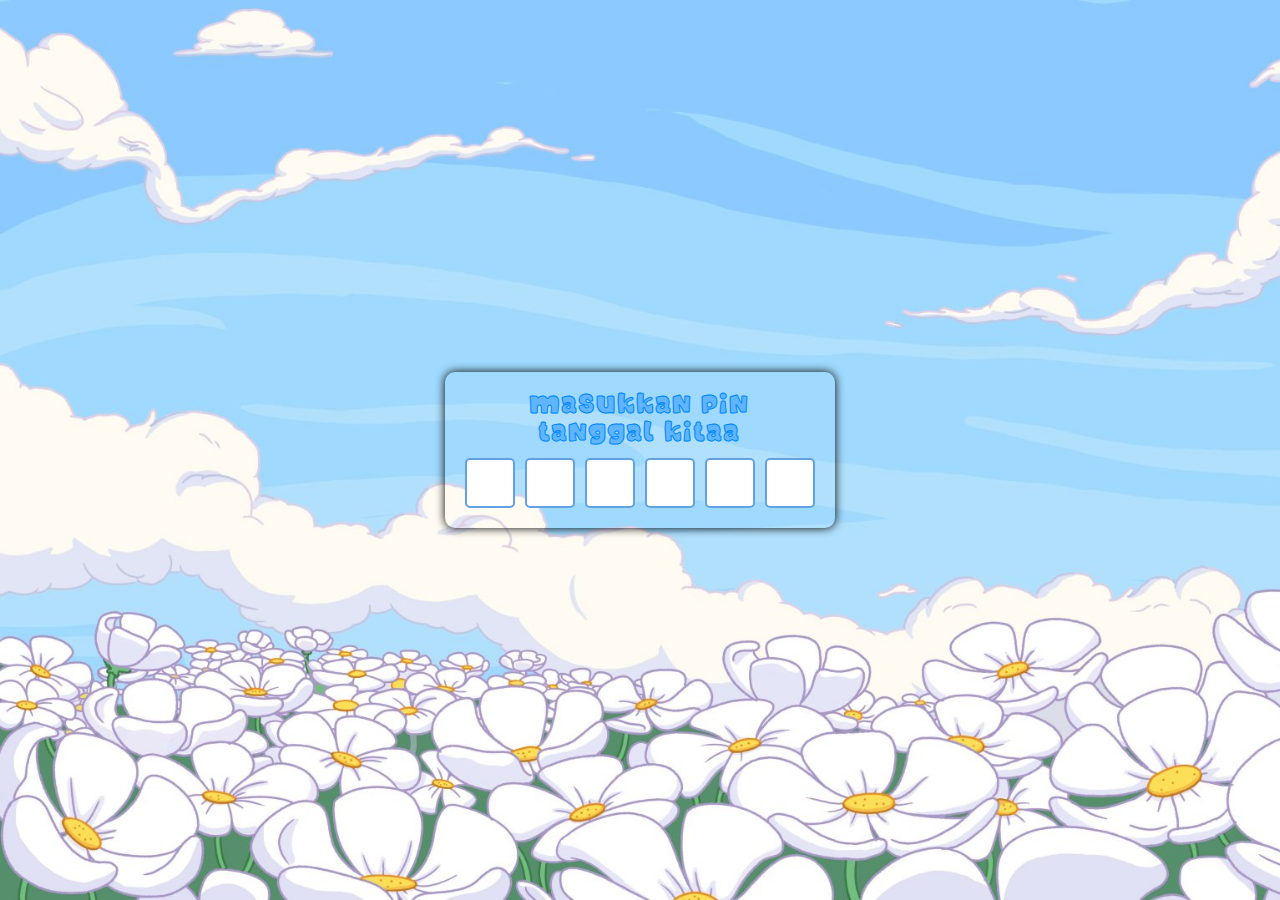
<file: index.html>
<!DOCTYPE html>
<html lang="id">
<head>
    <meta charset="UTF-8">
    <meta name="viewport" content="width=device-width, initial-scale=1.0">
    <link rel="icon" type="image/png" href="paw.png">
    <title>FOR YOU VANNYAA</title>
    <style>
        @font-face {
            font-family: 'pixel';
            src: local('☺'),  
            url('Daddy\ Cartoon.ttf') format('truetype'), 
            }

        * {
            margin: 0;
            padding: 0;
            box-sizing: border-box;
            background-size: cover;
            font-family: 'pixel';
            letter-spacing: 3px;
        }

        h2 {
            color: #61b5ff;
            -webkit-text-stroke: 0.1px #0088ff;
        }

        body {
            background-image: url('background\ 3.jpg');
            background-attachment: fixed;
            display: flex;
            justify-content: center;
            align-items: center;
            /* cursor: url('cursor.png'), auto; */
            height: 100vh;
        }

        .container {
            text-align: center;
            background: transparent;
            padding: 20px;
            border-radius: 10px;
            box-shadow: 0 0 10px rgba(0, 0, 0, 10);
        }

        h2 {
            margin-bottom: 10px;
        }

        .passcode-input {
            display: flex;
            justify-content: center;
            gap: 10px;
        }

        .passcode-input input {
            width: 50px;
            height: 50px;
            text-align: center;
            font-size: 24px;
            border: 2px solid #62a2e2;
            border-radius: 5px;
            color: #61b5ff;
            -webkit-text-stroke: 0.1px #0088ff;
        }

        .error {
            color: red;
            margin-top: 10px;
            display: none;
            -webkit-text-stroke: 0.1px #a20000;
        }
    </style>
</head>
<body>
    <div class="container">
        <h2>Masukkan PIN <br> tanggal Kitaa
        </h2>
        <div class="passcode-input">
            <input type="text" maxlength="1" oninput="moveNext(this, 0)">
            <input type="text" maxlength="1" oninput="moveNext(this, 1)">
            <input type="text" maxlength="1" oninput="moveNext(this, 2)">
            <input type="text" maxlength="1" oninput="moveNext(this, 3)">
            <input type="text" maxlength="1" oninput="moveNext(this, 4)">
            <input type="text" maxlength="1" oninput="checkPasscode()">
        </div>
        <p class="error" id="error-msg">KAMU LUPA YAAAA!!?</p>
    </div>

    <script>
        const correctPIN = "060924"; // PIN yang benar

        function moveNext(input, index) {
            if (input.value.length === 1 && index < 5) {
                document.querySelectorAll('.passcode-input input')[index + 1].focus();
            }
        }

        function checkPasscode() {
            const inputs = document.querySelectorAll('.passcode-input input');
            let enteredPIN = "";
            inputs.forEach(input => enteredPIN += input.value);

            if (enteredPIN.length === 6) {
                if (enteredPIN === correctPIN) {
                    window.location.href = "open.html"; // Halaman tujuan jika PIN benar
                } else {
                    document.getElementById("error-msg").style.display = "block";
                    setTimeout(() => {
                        inputs.forEach(input => input.value = ""); // Reset input
                        inputs[0].focus(); // Fokus kembali ke input pertama
                        document.getElementById("error-msg").style.display = "none";
                    }, 1500);
                }
            }
        }
    </script>

</body>
</html>
</file>
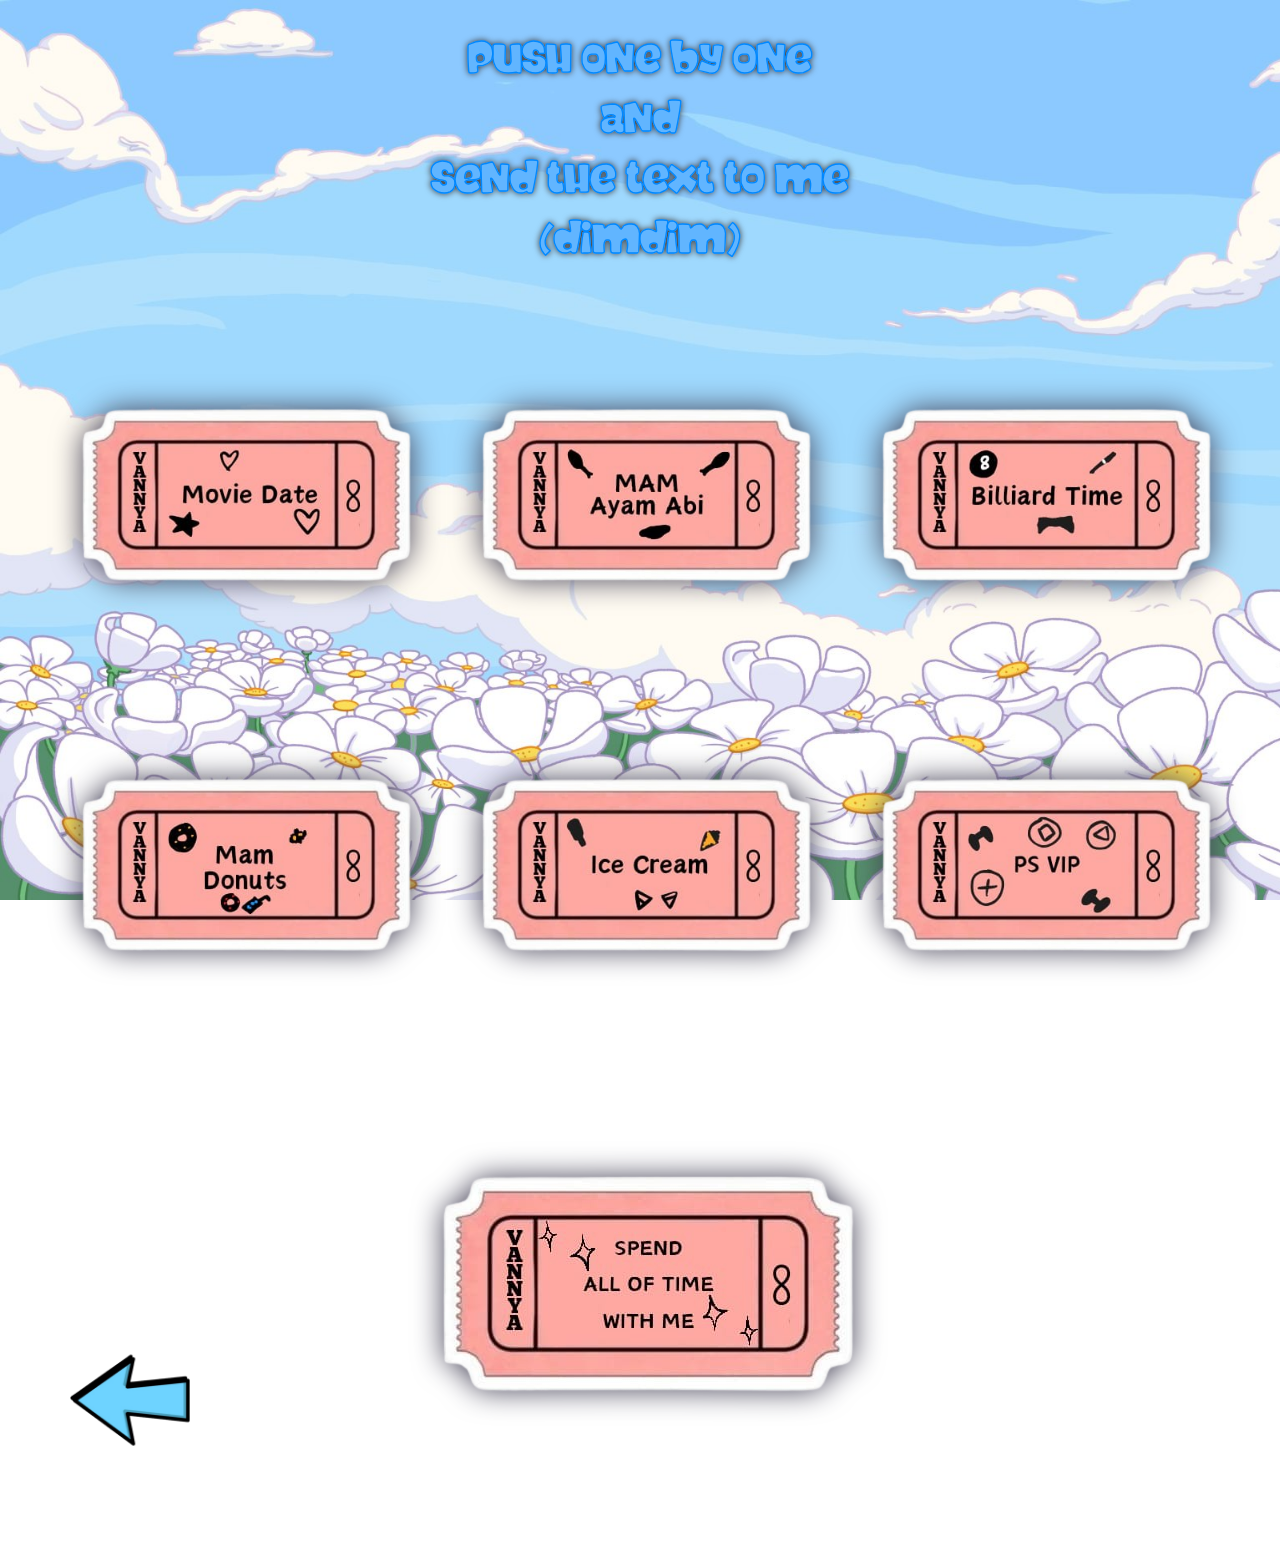
<file: gift.html>
<!DOCTYPE html>
<html lang="en">
<head>
    <meta charset="UTF-8">
    <meta name="viewport" content="width=device-width, initial-scale=1.0">
    <link rel="stylesheet" href="gift.css">
    <link rel="icon" type="image/png" href="paw.png">
    <title>FOR YOU VANNYAA</title>
</head>
<body>
    <section id="moment">
        <h1>Push One By One <br>and <br>Send The Text to Me <br>(DimDim)</h1>
        <div class="gift">
            <ul class="gift">
                <li>
                    <div class="icon-text">
                        <a href="https://wa.me/+6281325814635?text=AYANGGGG%0AVANNYA%20MAU%20PAKAI%20KUPON%20NONTON%20FILM%0AJadi%20Kapan%20Kita%20Nonton%3F"><span class="a"><img src="Gift/movie.png" alt="Foto pertama"></span></a>
                    </div>
                </li>

                <li>
                    <div class="icon-text">
                        <a href="https://wa.me/+6281325814635?text=AYANGGGG%0AVANNYA%20MAU%20PAKAI KUPON%20AYAM%20ABI%0AJadi%20CEPAT%20KESINI%20DAN%20AYO%20KITA%20MAKAN%20ABIIIIIIIIIII"><span class="b"><img src="Gift/ayam.png" alt=""></span></a>
                    </div>
                </li>

                <li>
                    <div class="icon-text">
                        <a href="https://wa.me/+6281325814635?text=AYANGGGG%0AVANNYA MAU PAKAI KUPON BILLIARD%0AAYO KITA MAIN BE EL BERDUWAAAAAAAAAAAAAAAAA"><span class="c"><img src="Gift/bl.png"></span></a>                        
                    </div>
                </li>

                <li>
                    <div class="icon-text">
                        <a href="https://wa.me/+6281325814635?text=AYANGGGG%0AVANNYA%20MAU%20PAKAI%20KUPON%20DONATT%0AAYO MAM MAM DONAT MANIEZZZZ SEPETI AKUUUUUU"><span class="d"><img src="Gift/donat.png"></span></a>
                    </div>
                </li>

                <li>
                    <div class="icon-text">
                        <a href="https://wa.me/+6281325814635?text=AYANGGGG%0AVANNYA%20MAU%20PAKAI%20KUPON%20ICE%20CREAMM%0AAYO MAM SOMETHING YANG DINGIN DINGINNNN NAN MANISSSSSS"><span class="e"><img src="Gift/ice.png"></span></a>
                    </div>
                </li>

                <li>
                    <div class="icon-text">
                        <a href="https://wa.me/+6281325814635?text=AYANGGGG%0AVANNYA%20MAU%20PAKAI%20KUPON%20PS%0AJadii, Ayo kita main PS berduwaaaa (VIP YAHHHHHH)"><span class="f"><img src="Gift/ps.png" alt=""></span></a>
                    </div>
                </li>

                <li>
                    <div class="icon-text">
                        <a href="https://wa.me/+6281325814635?text=AYANGGGG%0AYO%0AKITA%0ABERMAIN%0ADAN%0ABERMANJA%0AMANJAAA"><span class="g"><img src="Gift/time.png" alt=""></span></a>
                    </div>
                </li>
        </div>
        <a href="menu.html" class="Back"><img src="Back.png" alt="Kembali"></a>
    </section>
</body>
</html>
</file>
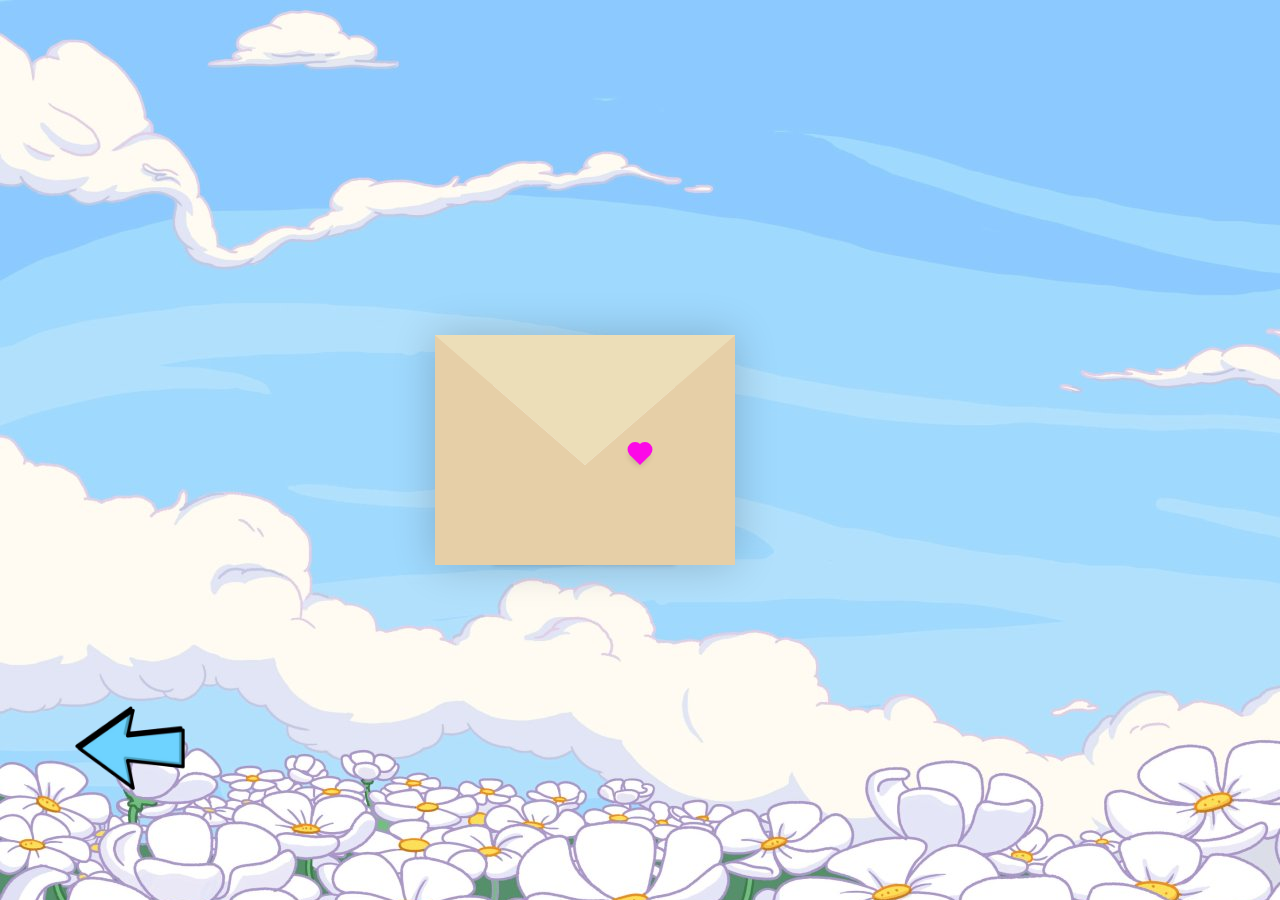
<file: Letter.html>
<!DOCTYPE html>
<html lang="en">
<head>
    <meta charset="UTF-8">
    <meta http-equiv="X-UA-Compatible" content="IE=edge">
    <meta name="viewport" content="width=device-width, initial-scale=1.0">
    <link rel="icon" type="image/png" href="paw.png">
    <title>CSS Envelope + Letter (Open/Close on Click)</title>
    <link rel="stylesheet" href="./style.css">
    <style>

        @keyframes fadeIn {
            from {
                opacity: 0;
                transform: translateY(-20px);
            }
            to {
                opacity: 1;
                transform: translateY(0);
            }
        }

        .text p {
        opacity: 0;
        transform: translateY(-20px);
        animation: fadeIn 0.5s ease-in-out forwards;
        }

        h4 {
            color: blueviolet;
        }

        .text p:nth-child(1) { animation-delay: 0.5s; }
        .text p:nth-child(2) { animation-delay: 1s; }
        .text p:nth-child(3) { animation-delay: 1.5s; }
        .text p:nth-child(4) { animation-delay: 2s; }
        .text p:nth-child(5) { animation-delay: 2.5s; }
        .text p:nth-child(6) { animation-delay: 3s; }
        .text p:nth-child(7) { animation-delay: 3.5s; }
        .text p:nth-child(8) { animation-delay: 4s; }
        .text p:nth-child(9) { animation-delay: 4.5s; }
        .text p:nth-child(10) { animation-delay: 5s; }
        .text p:nth-child(11) { animation-delay: 5.5s; }
        .text p:nth-child(12) { animation-delay: 6s; }
        .text p:nth-child(13) { animation-delay: 6.5s; }
        .text p:nth-child(14) { animation-delay: 7s; }
        .text p:nth-child(15) { animation-delay: 7.5s; }
        .text p:nth-child(16) { animation-delay: 8s; }
        .text p:nth-child(17) { animation-delay: 8.5s; }
        .text p:nth-child(18) { animation-delay: 9s; }
        .text p:nth-child(19) { animation-delay: 9.5s; }
        .text p:nth-child(20) { animation-delay: 10s; }
        .text p:nth-child(21) { animation-delay: 10.5s; }
        .text p:nth-child(22) { animation-delay: 11s; }
        .text p:nth-child(23) { animation-delay: 11.5s; }
        .text p:nth-child(24) { animation-delay: 12s; }
        .text p:nth-child(25) { animation-delay: 12.5s; }
        .text p:nth-child(26) { animation-delay: 13s; }
        .text p:nth-child(27) { animation-delay: 13.5s; }
        .text p:nth-child(28) { animation-delay: 14s; }
        .text p:nth-child(29) { animation-delay: 14.5s; }
        .text p:nth-child(30) { animation-delay: 15s; }
        .text p:nth-child(31) { animation-delay: 15.5s; }
        .text p:nth-child(32) { animation-delay: 16s; }
        .text p:nth-child(33) { animation-delay: 16.5s; }
        .text p:nth-child(34) { animation-delay: 17s; }
        .text p:nth-child(35) { animation-delay: 17.5s; }
        .text p:nth-child(36) { animation-delay: 18s; }
        .text p:nth-child(37) { animation-delay: 18.5s; }
        .text p:nth-child(38) { animation-delay: 19s; }
        .text p:nth-child(39) { animation-delay: 19.5s; }
        .text p:nth-child(40) { animation-delay: 20s; }
        .text p:nth-child(41) { animation-delay: 20.5s; }
        .text p:nth-child(42) { animation-delay: 21s; }
        .text p:nth-child(43) { animation-delay: 21.5s; }
        .text p:nth-child(44) { animation-delay: 22s; }
        .text p:nth-child(45) { animation-delay: 22.5s; }
        .text p:nth-child(46) { animation-delay: 23s; }
        .text p:nth-child(47) { animation-delay: 23.5s; }
        .text p:nth-child(48) { animation-delay: 24s; }
        .text p:nth-child(49) { animation-delay: 24.5s; }
        .text p:nth-child(50) { animation-delay: 25s; }
        .text p:nth-child(51) { animation-delay: 25.5s; }
        .text p:nth-child(52) { animation-delay: 26s; }
        .text p:nth-child(53) { animation-delay: 26.5s; }
        .text p:nth-child(54) { animation-delay: 27s; }
        .text p:nth-child(55) { animation-delay: 27.5s; }
        .text p:nth-child(56) { animation-delay: 28s; }
        .text p:nth-child(57) { animation-delay: 28.5s; }
        .text p:nth-child(58) { animation-delay: 29s; }
        .text p:nth-child(59) { animation-delay: 29.5s; }
        .text p:nth-child(60) { animation-delay: 30s; }
        .text p:nth-child(61) { animation-delay: 30.5s; }
        .text p:nth-child(62) { animation-delay: 31s; }
        .text p:nth-child(63) { animation-delay: 31.5s; }
        .text p:nth-child(64) { animation-delay: 32s; }
        .text p:nth-child(65) { animation-delay: 32.5s; }
    
        a.Back {
            position: relative;
            bottom: auto;
            top: 300px;
            left: auto;
            right: 660px;
        }

        a.Back img {
            width: 100px;
            height: auto;
        }

        a.Back img {
            width: 110px;
            height: auto;
            transition: all;
            transition-duration: 500ms;
            transition-timing-function: ease;
        }

        a.Back img:hover {
            transform: scale(1.05);
        }

        a.Back img:active {
            transform: scale(1.5);
            filter: drop-shadow(0 0 15px rgb(24, 55, 255));
        }
    </style>
</head>
<body>
    <div class="container">
        <div class="envelope-wrapper">
            <div class="envelope">
                <div class="letter">
                    <div class="text">
                        <h4><strong>Hi Hallo Sayangkuu</strong></h4> <br>
                            <p>Aduhaiii sayangkuu udah sampe ke Letter hdahdhahdhdshdhasdhaw</p>
                            <p>btw ini aku buat khusus buat kamu, semoga kamu suka ya</p>
                            <p>aku tau kamu pasti suka kok, soalnya aku buatnya dengan hati</p>
                            <p>semoga kamu suka ya sayangkuu</p>

                            <p>Selamat Ulang Tahun Sayangkuuu, ciee udah nambah berapa yaa umurnya WKWKWKWKWKWK</p> <br>
                            <p>AKU BINGUNG HARUS NGOMONG APAAA</p> <br>
                            <p>ok, let me cook HEHEHEHE</p> <br>

                            <p>Gimana sayangg hari inii?? gimana hari special kamu iniii??</p> <br>
                            <p>Pasti seru bing bing yahh xixixixi</p> <br>
                            <p>ayang sudah bertambah usia, ayang semakin tua ih HAHAHAHAHA</p> <br>
                            <p>semoga ayang selalu bisa mewujudkan apa yang ayang pegen</p><br>
                            <p>apa yang ayang idam idamkan, apa yang ayang harapkan</p> <br>
                            <p>dan masih banyak lagi, semoga terwujud yahh</p><br>

                            <p>semoga, hal hal yang vannya selalu takutkan tada pernah terjadi</p> <br>
                            <p>semoga yang terjadi hal hal baik sahajaa</p> <br>

                            <p>vannya terus terus berkembang dan berproses</p> <br>
                            <p>dimdim selalu senang dengar cerita apapun tentang vannya</p> <br>
                            <p>dimdim harap, vannya terus bersama dimdim yahh</p> <br>
                            <p>terus terus becerita terus terus ada di sisi dimdim</p> <br>
                            <p>vannya ada buat dimdim, dimdim pun ada buat vannya xixixixi</p> <br>

                            <p>Vannya nono buat nahan nahan yaa, no no pendam sendiri</p> <br>
                            <p>Vannya punya dimas, vannya tada sendiri</p> <br>
                            <p>come to me, dimdim usahakan ada buat vannya</p> <br>
                            <p>ada buat jadi rumah untuk vannya tentu sahajaa</p> <br>
                            <p>vannya jangan sungkan sungkan buat masuk rumah sendiri yahh</p> <br>

                            <p>Vannya juga nono yaa selalu memaksakan apapunn</p> <br>
                            <p>apa yang bisa dicoba, lets we try</p> <br>
                            <p>dicoba sebagai langkah awal, kalau gagal ya sudah</p> <br>
                            <p>tapi ya kita selalu berharap semoga berhasill</p> <br>
                            <p>tada baik sayang memaksakan diri, not gud buat diri ayang</p> <br>

                            <p>Maaf yaa dimdim cuma bisa kasih hal hal kecill</p> <br>
                            <p>tada seperti vannya yang sungguh sungguh effort</p> <br>
                            <p>dimdim cuma bisa kasih ini ini ini buat ayangg</p> <br>
                            <p>dimas harap ayang suka dengan hadiahnya</p> <br>
                            <p>dipake yaa hadiahnyaa, supaya ayang tada kedinginannnn</p> <br>
                            <p>shhhhhh</p> <br>

                            <p>dimdim suka sedih kalau vannya tada baik baik aja</p> <br>
                            <p>dimdim harap vannya selalu baik baik aja</p> <br>
                            <p>tada cuma vannya</p> <br>
                            <p>semua disekitar vannya yang bikin vannya happy</p> <br>
                            <p>semoga semua selalu bagus buat ayang</p> <br>

                            <p>dimdim so very very say thank you buat ayang</p> <br>
                            <p>karna ayang sudah mau bertahan sama dimdim</p> <br>
                            <p>ayang sudah selalu baik ke dimdim</p> <br>
                            <p>ayang selalu lovely lovely</p> <br>
                            <p>ayang selalu perhatian</p> <br>
                            <p>ayang selalu haluss</p> <br>
                            <p>ayang selalu excited</p> <br>
                            <p>POKOKNYA AYANG SMUANYA DEHHH</p> <br>
                            <p>dimdim sungguh bersyukur bisa bersama vannya</p><br>
                            <p>sungguh sungguh bersyukur & senang</p> <br>
                            <p>im happy with you in this universe</p> <br>

                            <p>aduhh dimdim bingung bing bing mau ngomong apa lagi</p> <br>
                            <p>pokoknya dimdim punya banyak banyak banyakkkkkkkk</p> <br>
                            <p>harapan buat ayang, semoga semua semua harapan ayang terwujudd</p> <br>
                            <p>tada ada satupun terlewat, semoga semuwa terwujuddd</p> <br>
                            <p>buat ayangg</p> <br>

                            <p>Love You Sayangku Cintakuu</p>
                            <br>
                            <br>
                            <br>
                            <br>
                            <br>
                    </div>
                </div>
            </div>
            <div class="heart"></div>
        </div>
    </div>
    <a href="menu.html" class="Back"><img src="Back.png" alt="Kembali"></a>

    <script>
        document.addEventListener('DOMContentLoaded', function() {
    const textContainer = document.querySelector('.text');
    const paragraphs = textContainer.querySelectorAll('p');

    paragraphs.forEach((paragraph, index) => {
        // Tambahkan event listener untuk setiap paragraf
        paragraph.addEventListener('animationstart', () => {
            // Scroll ke bawah setiap kali paragraf muncul
            textContainer.scrollTop = textContainer.scrollHeight;
        });
    });
        });
        const envelope = document.querySelector('.envelope-wrapper');
        envelope.addEventListener('click', () => {
            envelope.classList.toggle('flap');
        });
    </script>
</body>
</html>
</file>
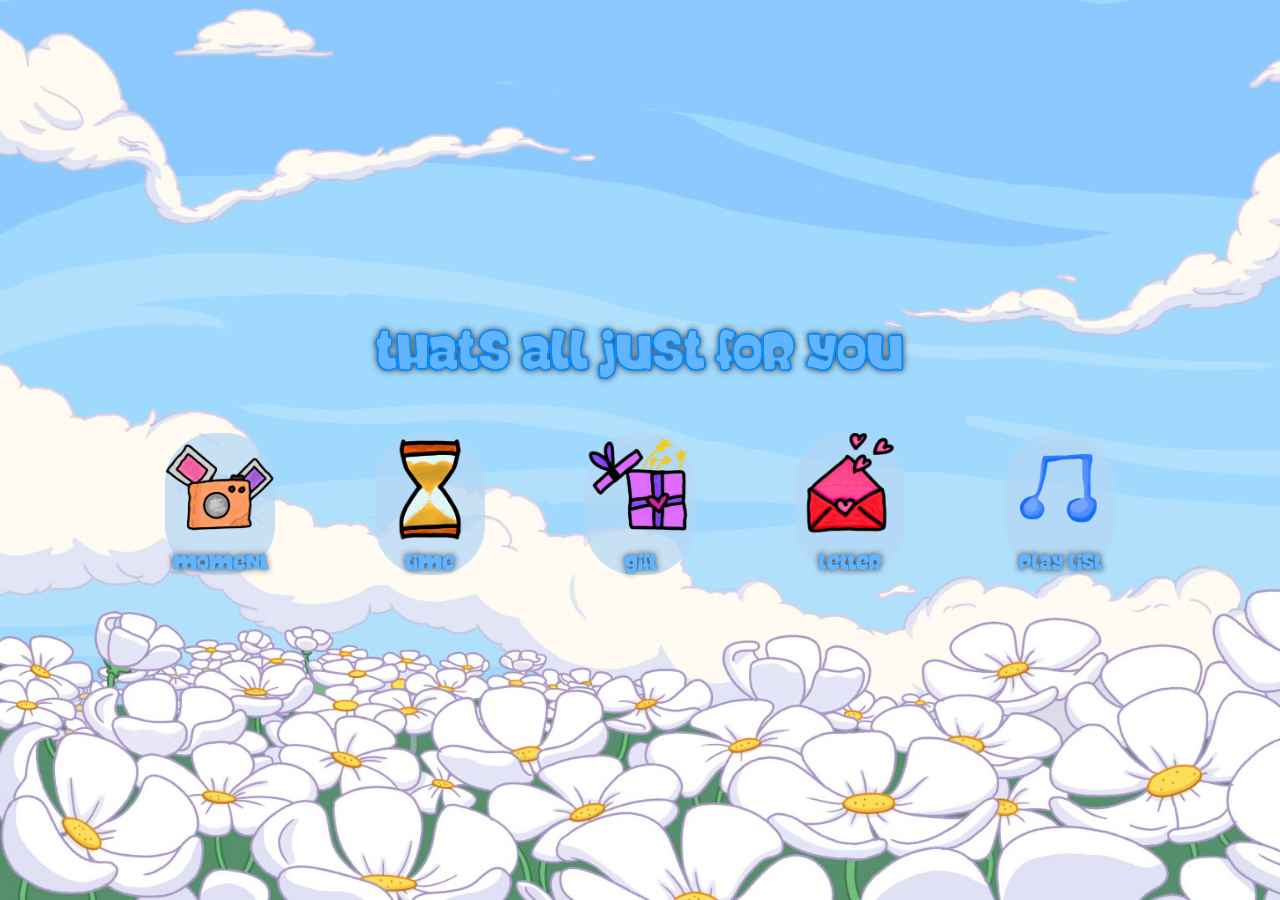
<file: menu.html>
<!DOCTYPE html>
<html lang="en">
<head>
    <meta charset="UTF-8">
    <meta name="viewport" content="width=device-width, initial-scale=1.0">
    <link rel="stylesheet" href="menu.css">
    <link rel="icon" type="image/png" href="paw.png">
    <title>FOR YOU VANNYAA</title>
</head>
<body>
    <section id="menu">
        <div class="mnu">
            <h1>Thats All Just For You</h1>
            <ul class="menuu">
                <li class="menu">
                    <div class="icon-text">
                        <a href="moment.html"><img src="Logo Menu/Moment-removebg-preview.png"></a>
                        <p>Moment</p>
                    </div>
                </li>
        
                <li class="menu">
                    <div class="icon-text">
                        <a href="Time.html"><img src="Logo Menu/Time-removebg-preview.png"></a>
                        <p>Time</p>
                    </div>
                </li>
            
                <li class="menu">
                    <div class="icon-text">
                        <a href="gift.html"><img src="Logo Menu/Gift-removebg-preview.png"></a>
                        <p>Gift</p>
                    </div>
                </li>
            
                <li class="menu">
                    <div class="icon-text">
                        <a href="Letter.html"><img src="Logo Menu/Letter-removebg-preview (1).png"></a>
                        <p>Letter</p>
                    </div>
                </li>
    
                <li class="menu">
                    <div class="icon-text">
                        <a href="Playlist.html"><img src="Logo Menu/Music-removebg-preview.png"></a>
                        <p>Play List</p>
                    </div>
                </ul>
        </div>
    </section>
</body>
</html>
</file>
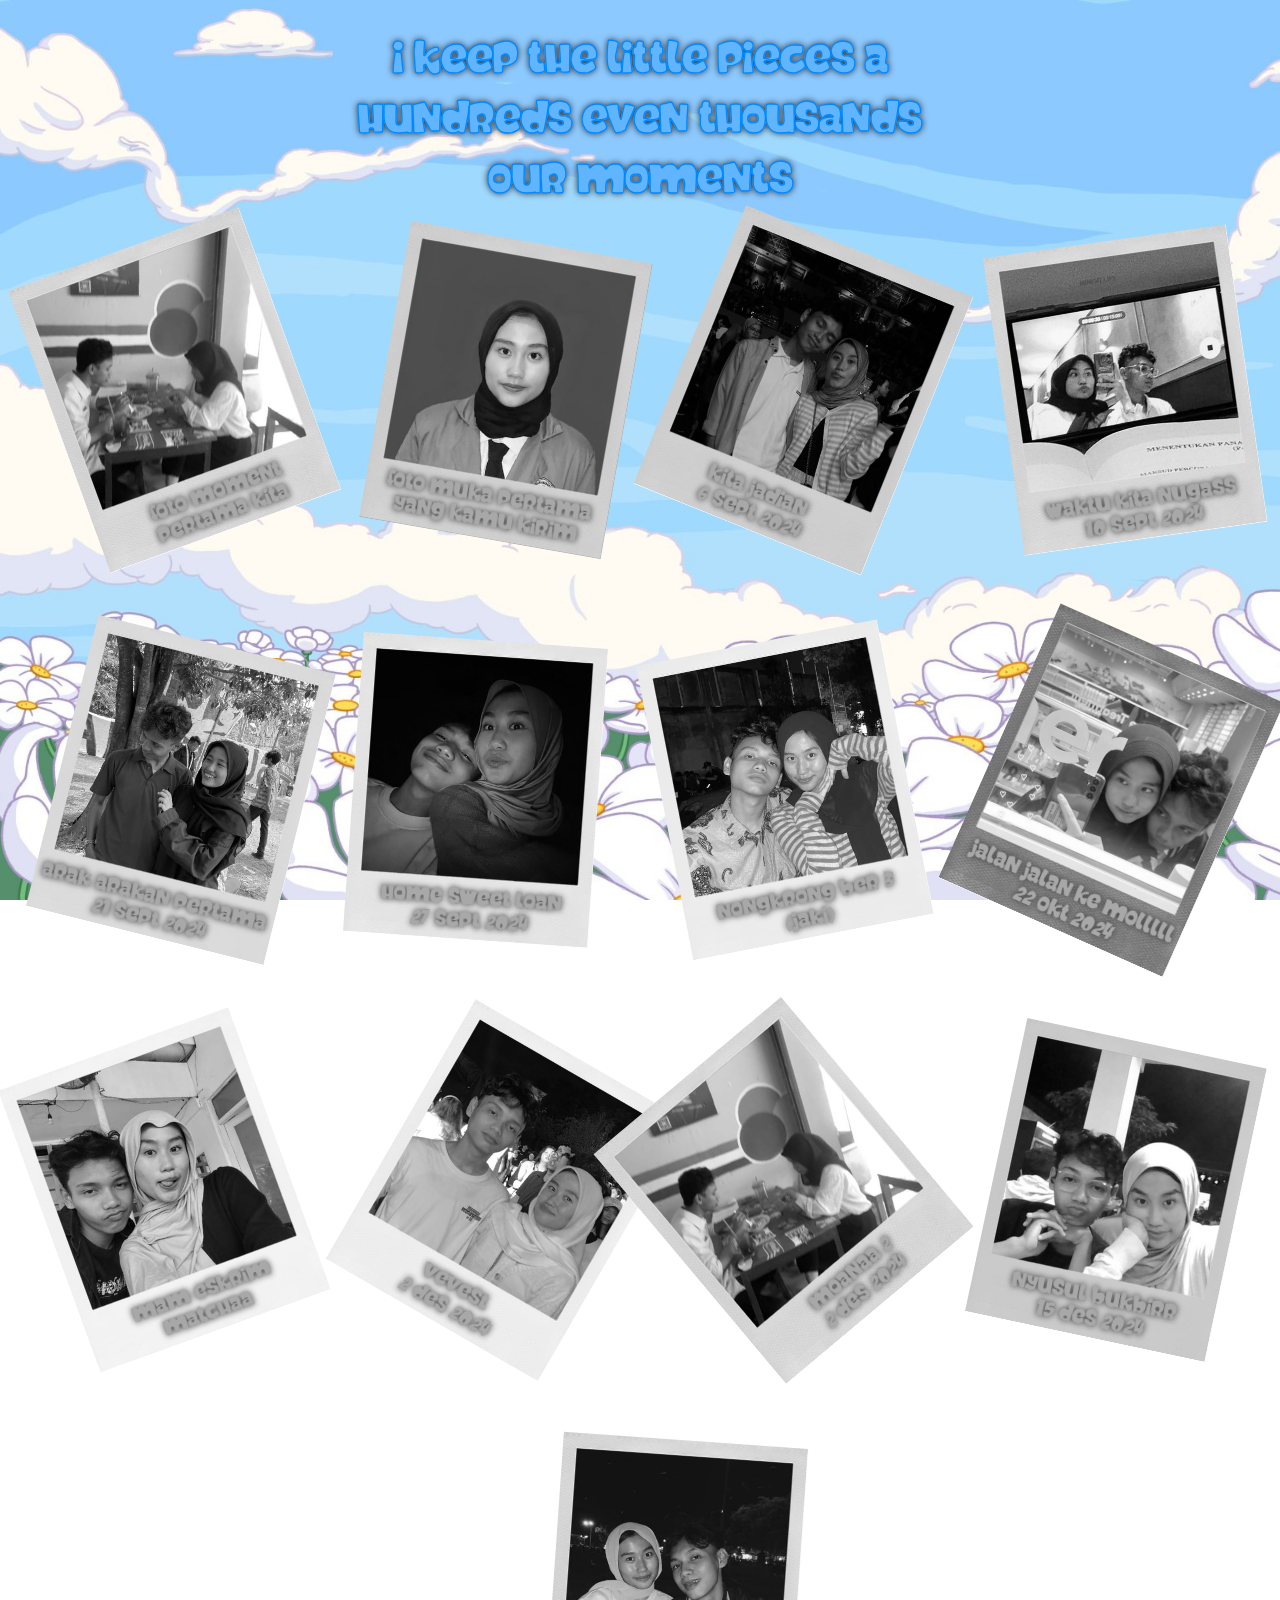
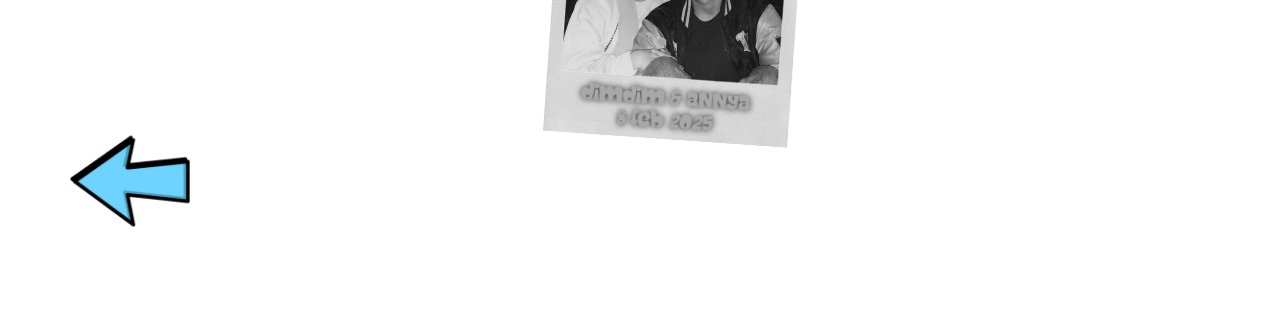
<file: moment.html>
<!DOCTYPE html>
<html lang="en">
<head>
    <meta charset="UTF-8">
    <meta name="viewport" content="width=device-width, initial-scale=1.0">
    <link rel="stylesheet" href="moment.css">
    <link rel="icon" type="image/png" href="paw.png">
    <title>FOR YOU VANNYAA</title>
</head>
<body>
    <section id="moment">
        <h1>I keep the little pieces a
            <br> hundreds even thousands
                <br> our moments</h1>
        <div class="moment">
            <ul class="moment">
                <li>
                    <div class="icon-text">
                        <span class="a"><img src="Pict/foto1.jpg" alt="Foto pertama"></span>
                        <p class="a">Foto Moment <br> Pertama Kita</p>
                    </div>
                </li>

                <li>
                    <div class="icon-text">
                        <span class="b"><img src="Pict/foto 2.jpg" alt=""></span>
                        <p class="b">Foto Muka Pertama <br> yang kamu kirim</p>
                    </div>
                </li>

                <li>
                    <div class="icon-text">
                        <span class="c"><img src="Pict/foto 3.jpg" alt=""></span>                        
                        <p class="c">KITA JADIAN <br> 6 Sept 2024</p>
                    </div>
                </li>

                <li>
                    <div class="icon-text">
                        <span class="d"><img src="Pict/foto 4.jpg" alt=""></span>
                        <p class="d">Waktu kita nugass <br> 10 Sept 2024</p>
                    </div>
                </li>

                <li>
                    <div class="icon-text">
                        <span class="e"><img src="Pict/foto 5.jpg" alt=""></span>
                        <p class="e">ARAK ARAKAN PERTAMA <br> 21 Sept 2024 </p>
                    </div>
                </li>

                <li>
                    <div class="icon-text">
                        <span class="f"><img src="Pict/foto 6.jpg" alt=""></span>
                        <p class="f">HOME SWEET LOAN <br> 27 Sept 2024 <br> (ak g ngnis)</p>
                    </div>
                </li>

                <li>
                    <div class="icon-text">
                        <span class="g"><img src="Pict/foto 7.jpg" alt=""></span>
                        <p class="g">Nongkrong Ber 3 <br> (jaki) <br> 5 Okt 2024 </p>
                    </div>
                </li>

                <li>
                    <div class="icon-text">
                        <span class="h"><img src="Pict/foto 8.jpg" alt=""></span>
                        <p class="h">Jalan jalan ke molllll <br> 22 Okt 2024 </p>
                    </div>
                </li>

                <li>
                    <div class="icon-text">
                        <span class="i"><img src="Pict/foto 9.jpg" alt=""></span>
                        <p class="i">MAM ESKRIM MATCHAA <br> (Frist dijemput ayang) <br> 27 Okt 2024</p>
                    </div>
                </li>

                <li>
                    <div class="icon-text">
                        <span class="j"><img src="Pict/foto 11.jpg" alt=""></span>
                        <p class="j">VEVEST <br> 2 Des 2024</p>
                    </div>
                </li>

                <li>
                    <div class="icon-text">
                        <span class="k"><img src="Pict/foto1.jpg" alt=""></span>
                        <p class="k">MOANAA 2 <br> 2 Des 2024 <br> (hbs itu rbt:( )</p>
                    </div>
                </li>

                <li>
                    <div class="icon-text">
                        <span class="l"><img src="Pict/foto 10.jpg" alt=""></span>
                        <p class="l">Nyusul Bukbirr <br> 15 Des 2024</p>
                    </div>
                </li>

                <li>
                    <div class="icon-text">
                        <span class="m"><img src="Pict/foto 13.jpg" alt=""></span>
                        <p class="m">DIMDIM & ANNYA <br> 8 Feb 2025</p>    
                    </div>
                </li>
        </div>
        <a href="menu.html" class="Back"><img src="Back.png" alt="Kembali"></a>
    </section>
</body>
</html>
</file>
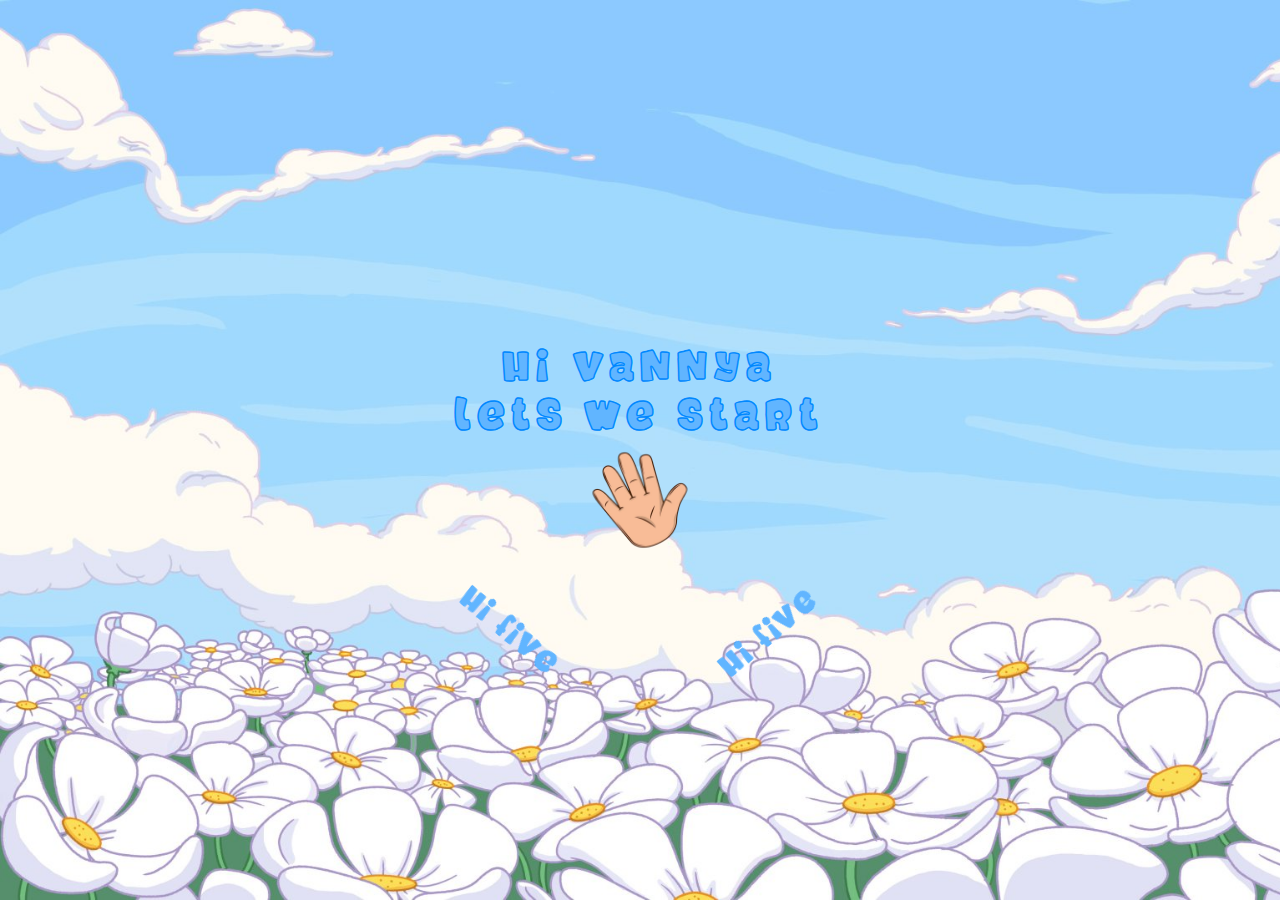
<file: open.html>
<!DOCTYPE html>
<html lang="en">
<head>
    <meta charset="UTF-8">
    <meta name="viewport" content="width=device-width, initial-scale=1.0">
    <link rel="icon" type="image/png" href="paw.png">
    <link rel="stylesheet" href="open.css">
    <title>FOR YOU VANNYAA</title>
</head>

<body>
    <section id="open">
        <div class="a">
            <div class="a-text">
                <h1>
                    <span>H</span><span>I</span>
                    <span>V</span><span>A</span><span>N</span><span>N</span><span>Y</span><span>A</span>
                </h1>
                <h2>
                    <span>L</span><span>e</span><span>t</span><span>s</span>
                    <span>W</span><span>e</span>
                    <span>S</span><span>t</span><span>a</span><span>r</span><span>t</span>
                </h2>
            </div>
            <div class="h5">
                <p class="a">HI FIVE</p>
                <p class="b">HI FIVE</p>
            </div>
            <div class="a-img">
                <a href="menu.html"><img src="h5.png"></a>
            </div>
        </div>
        <div>
            <a href="#" class="a"></a>
        </div>
    </section>
</body>
</html>
</file>
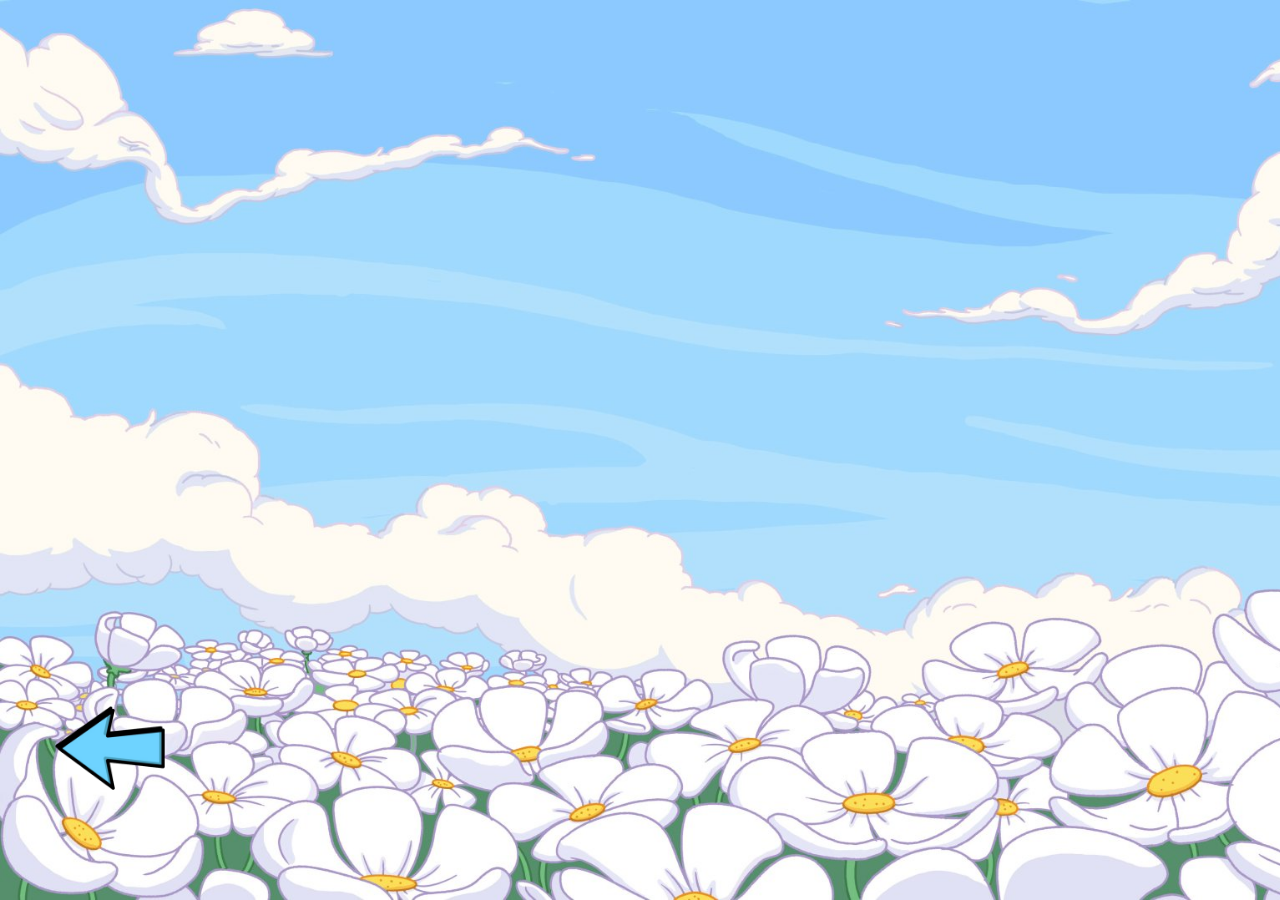
<file: Playlist.html>
<!DOCTYPE html>
<html lang="en">
<head>
    <meta charset="UTF-8">
    <meta name="viewport" content="width=device-width, initial-scale=1.0">
    <link rel="icon" type="image/png" href="paw.png">
    <title>FOR YOU VANNYAA</title>
    <style>
        @font-face {
            font-family: 'pixel';
            src: local('☺'),  
            url('Daddy\ Cartoon.ttf') format('truetype'), 
            }

        * {
            margin: 0;
            padding: 0;
            box-sizing: border-box;
            background-size: cover;
            font-family: 'pixel';
            letter-spacing: 3px;
        }
        body {
            display: flex;
            justify-content: center;
            align-items: center;
            height: 100vh; /* Menggunakan tinggi penuh viewport */
            margin: 0; /* Menghilangkan margin bawaan */
            background-image: url('background\ 3.jpg');
            background-attachment: fixed;
        }

        iframe {
            border-radius: 12px;
            height: 500px;
            width: 800px;
        }

        a.Back {
            position: relative;
            bottom: auto;
            top: 300px;
            left: auto;
            right: 930px;
        }

        a.Back img {
            width: 100px;
            height: auto;
        }

        a.Back img {
            width: 110px;
            height: auto;
            transition: all;
            transition-duration: 500ms;
            transition-timing-function: ease;
        }

        a.Back img:hover {
            transform: scale(1.05);
        }

        a.Back img:active {
            transform: scale(1.5);
            filter: drop-shadow(0 0 15px rgb(24, 55, 255));
        }
    </style>
</head>
<body>
    <iframe style="border-radius:12px" src="https://open.spotify.com/embed/playlist/7AoHTG5NjfT3glePO6FtSc?utm_source=generator"
    width="100%" 
    height="152"
    frameBorder="0" 
    allowfullscreen="" 
    allow="autoplay; clipboard-write; encrypted-media; fullscreen; picture-in-picture" 
    loading="lazy">
    </iframe>

    <a href="menu.html" class="Back"><img src="Back.png" alt="Kembali"></a>
</body>
</html>
</file>
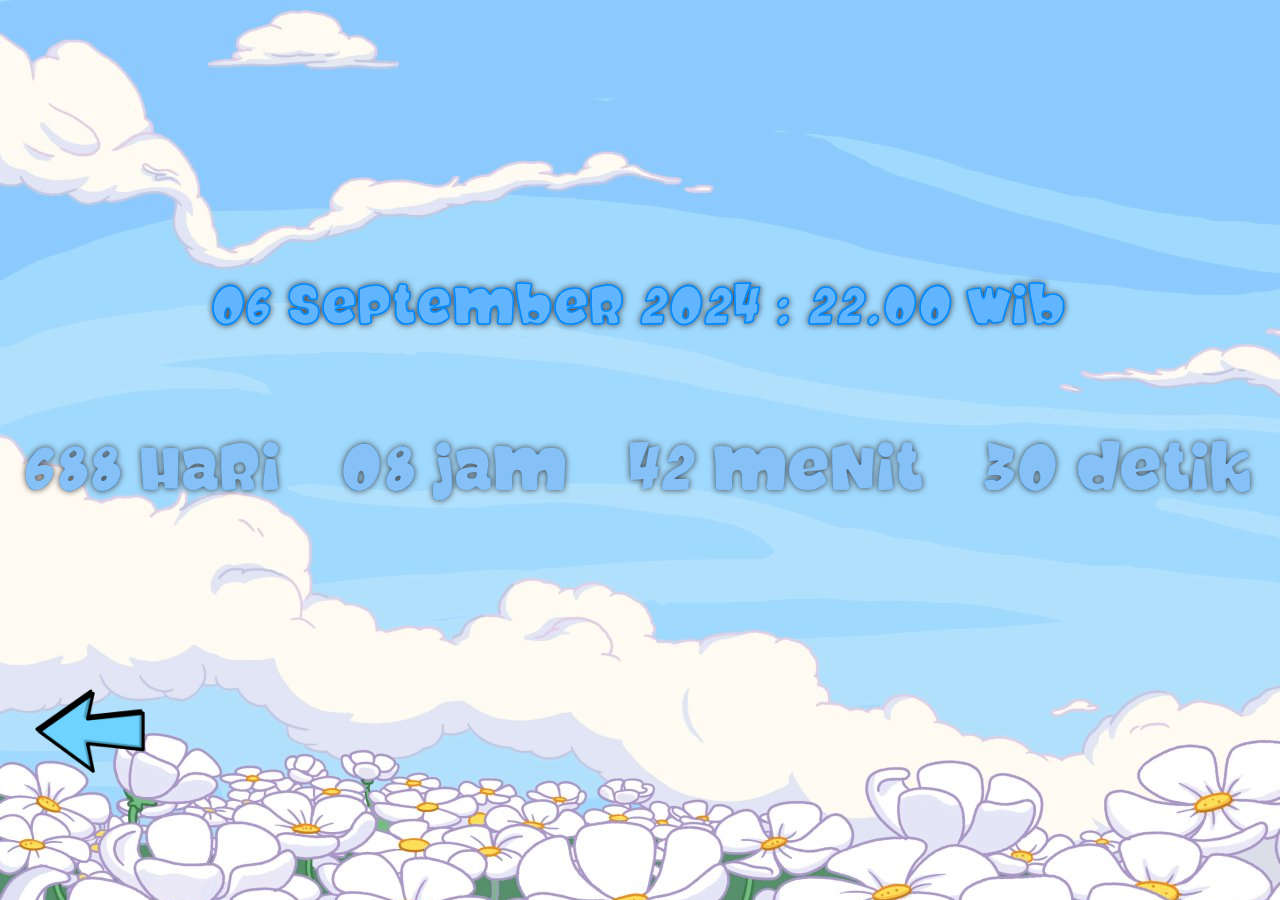
<file: Time.html>
<!DOCTYPE html>
<html lang="id">
<head>
    <meta charset="UTF-8">
    <meta name="viewport" content="width=device-width, initial-scale=1.0">
    <link rel="stylesheet" href="style.css">
    <link rel="icon" type="image/png" href="paw.png">
    <title>FOR YOU VANNYAA</title>
    <style>
        @font-face {
            font-family: 'pixel';
            src: local('☺'),  
            url('Daddy\ Cartoon.ttf') format('truetype'), 
            }

        * {
            margin: 0;
            padding: 0;
            box-sizing: border-box;
            background-size: cover;
            font-family: 'pixel';
            letter-spacing: 3px;
        }

        body {
            background-image: url('background\ 3.jpg');
            background-attachment: fixed;
            display: flex;
            justify-content: center;
            align-items: center;
            height: 100vh;
            flex-direction: column;
        }

        .container {
            justify-content: space-between;
            display: flex;
            gap: 60px;
        }

        .countdown-container {
            border: 5px solid black;
        }

        span.time {
            color: #85c1f6;
            -webkit-text-stroke: 0.1px #0088ff;
            margin: 0;
            font-size: 60px;
            filter: drop-shadow(0 0 3px rgb(67, 64, 64));
            text-align: center;
            margin-top: 100px;
        }

        .h1 {
            display: flex;
            align-items: center;
            justify-content: center;
            font-size: 25px;
            color: #61b5ff;
            -webkit-text-stroke: 0.1px #0088ff;
            margin: 0;
            filter: drop-shadow(0 0 3px rgb(67, 64, 64));
        }

        a.Back {
            position: relative;
            bottom: auto;
            top: 170px;
            left: auto;
            right: 550px;
        }

        a.Back img {
            width: 100px;
            height: auto;
        }

        a.Back img {
            width: 110px;
            height: auto;
            transition: all;
            transition-duration: 500ms;
            transition-timing-function: ease;
        }

        a.Back img:hover {
            transform: scale(1.05);
        }

        a.Back img:active {
            transform: scale(1.5);
            filter: drop-shadow(0 0 15px rgb(24, 55, 255));
        }
    </style>
</head>
<body>
    <div class="containeer">
        <div class="h1">
            <h1>06 September 2024 : 22.00 WIB</h1>
        </div>
        <div class="container">
            <span class="time"><span id="days">00</span> Hari </span>
            <span class="time"><span id="hours">00</span> Jam </span>
            <span class="time"><span id="minutes">00</span> Menit</span>
            <span class="time"><span id="seconds">00</span> Detik</span>
        </div>
    </div>

    <a href="menu.html" class="Back"><img src="Back.png" alt="Kembali"></a>
    
    <script>
// Tentukan tanggal mulai (6 September 2024)
const startDate = new Date("September 6, 2024 10:00:00").getTime();

function updateCountdown() {
    const now = new Date().getTime();
    const timePassed = now - startDate; // Waktu yang sudah berlalu

    // Hitung hari, jam, menit, dan detik
    const days = Math.floor(timePassed / (1000 * 60 * 60 * 24));
    const hours = Math.floor((timePassed % (1000 * 60 * 60 * 24)) / (1000 * 60 * 60));
    const minutes = Math.floor((timePassed % (1000 * 60 * 60)) / (1000 * 60));
    const seconds = Math.floor((timePassed % (1000 * 60)) / 1000);

    // Tampilkan hasil
    document.getElementById("days").textContent = days.toString().padStart(2, "0");
    document.getElementById("hours").textContent = hours.toString().padStart(2, "0");
    document.getElementById("minutes").textContent = minutes.toString().padStart(2, "0");
    document.getElementById("seconds").textContent = seconds.toString().padStart(2, "0");
}

// Jalankan countdown setiap detik
setInterval(updateCountdown, 1000);

// Panggil sekali saat halaman pertama kali dimuat
updateCountdown();
    </script>
</body>
</html>
</file>
<file: gift.css>
@font-face {
    font-family: 'pixel';
    src: local('☺'),  
    url('Daddy\ Cartoon.ttf') format('truetype'), 
    }

* {
    margin: 0;
    padding: 0;
    box-sizing: border-box;
    background-size: cover;
    font-family: 'pixel';
}

body {
    background-image: url('background\ 3.jpg');
    background-attachment: fixed;
    /* cursor: url('cursor.png'), auto; */
}

section {
    height: 100vh;
}

div.gift {
    display: flex;
    justify-content: center;
    align-items: center;
}

h1 {
    display: flex;
    justify-self: center;
    align-items: center;
    margin : 30px;
    color: #61b5ff;
    -webkit-text-stroke: 0.1px #0088ff;
    filter: drop-shadow(0 0 3px rgb(67, 64, 64));
    font-size: 40px;
    text-align: center;
    line-height: 1.5;
}

ul.gift {
    list-style: none;
    display: grid;
    grid-template-columns: repeat(3, 400PX);
    grid-template-rows: repeat(3,370PX);
}

div.icon-text img {
    display: flex;
    justify-content: center;
    align-items: center;
    height: 400px;
    width: auto;
}

.icon-text {
    display: flex;
    flex-direction: column;
    align-items: center;
    filter: drop-shadow(0 0 15px rgb(67, 64, 84));
    transition: all;
    transition-duration: 1s;
    z-index: 0;
}

.icon-text:hover{
    transform: scale(1.2);
    filter: drop-shadow(0 0 15px rgb(67, 64, 84));
    z-index: 10;
}

.icon-text img {
    width: 110px;
    height: auto;
    margin-bottom: 5px;
    transition: all;
    transition-duration: 500ms;
}

.icon-text p {
    color: #61b5ff;
    -webkit-text-stroke: 0.1px #0088ff;
    margin: 0;
    font-size: 20px;
    filter: drop-shadow(0 0 3px rgb(67, 64, 64));
    text-align: center;
}


/* back */
a.Back {
    position: relative;
    bottom: 70px;
    top: auto;
    left: 70px;
    right: auto;
}

a.Back img {
    width: 100px;
    height: auto;
}

a.Back img {
    width: 120px;
    height: auto;
    transition: all;
    transition-duration: 500ms;
    transition-timing-function: ease;
}

a.Back img:hover {
    transform: scale(1.05);
}

a.Back img:active {
    transform: scale(1.5);
    filter: drop-shadow(0 0 15px rgb(24, 55, 255));
}

span.g {
    position: relative;
    left: 400px;
}

span.g img {
    height: 500px;
}
</file>
<file: style.css>
:root{
  --primary: #fff;
  --bg-color: rgb(5, 53, 61);
  --bg-envelope-color: #f5edd1;
  --envelope-tab: #ecdeb8;
  --envelope-cover: #e6cfa7;
  --shadow-color: rgba(0, 0, 0, 0.2);
  --txt-color: #444;
  --heart-color: rgb(252, 8, 231);
}
body{
  margin: 0;
  padding: 0;
  box-sizing: border-box;
  background: var(--bg-color);
  display: flex;
  height: 100vh;
  align-items: center;
  justify-content: center;
  background-image: url('background\ 3.jpg');
  background-attachment: fixed;
}
.container {
  display: grid;
  place-items: center;
}
.container > .envelope-wrapper {
  background: var(--bg-envelope-color);
  box-shadow: 0 0 40px var(--shadow-color);
}
.envelope-wrapper > .envelope {
  position: relative;
  width: 300px;
  height: 230px;
}
.envelope-wrapper > .envelope::before {
  content: "";
  position: absolute;
  top: 0;
  z-index: 2;
  border-top: 130px solid var(--envelope-tab);
  border-right: 150px solid transparent;
  border-left: 150px solid transparent;
  transform-origin: top;
  transition: all 0.5s ease-in-out 0.7s;
}
.envelope-wrapper > .envelope::after {
  content: "";
  position: absolute;
  z-index: 2;
  width: 0px;
  height: 0px;
  border-top: 130px solid transparent;
  border-right: 150px solid var(--envelope-cover);
  border-bottom: 100px solid var(--envelope-cover);
  border-left: 150px solid var(--envelope-cover);
}
.envelope > .letter {
  position: absolute;
  right: 20%;
  bottom: 0;
  width: 54%;
  height: 80%;
  background: var(--primary);
  text-align: center;
  transition: all 1s ease-in-out;
  box-shadow: 0 0 5px var(--shadow-color);
  padding: 20px 10px;
  overflow: auto;
  scrollbar-width: none;
}

.envelope > .letter > .text {
  font-family: 'Gill Sans', 'Gill Sans MT', Calibri, 'Trebuchet MS', sans-serif;
  color: var(--txt-color);
  text-align: center;
  font-size: 10px;
}
.heart {
  position: absolute;
  top: 50%;
  left: 50%;
  width: 15px;
  height: 15px;
  background: var(--heart-color);
  z-index: 4;
  transform: translate(-50%, -20%) rotate(45deg);
  transition: transform 0.5s ease-in-out 1s;
  box-shadow: 0 1px 6px var(--shadow-color);
  cursor: pointer;
}
.heart:before, 
.heart:after {
  content: "";
  position: absolute;
  width: 15px;
  height: 15px;
  background-color: var(--heart-color);
  border-radius: 50%;
}
.heart:before {
  top: -7.5px;
}
.heart:after {
  right: 7.5px;
}
.flap > .envelope:before {
  transform: rotateX(180deg);
  z-index: 0;
}
.flap > .envelope > .letter {
  bottom: 100px;
  transform: scale(1.5);
  transition-delay: 1s;
}
.flap > .heart {
  transform: rotate(90deg);
  transition-delay: 0.4s;
}
</file>
<file: menu.css>
@font-face {
    font-family: 'pixel';
    src: local('☺'),  
    url('Daddy\ Cartoon.ttf') format('truetype'), 
    }

* {
    margin: 0;
    padding: 0;
    box-sizing: border-box;
    background-size: cover;
    font-family: 'pixel';
}

body {
    background-image: url('background\ 3.jpg');
    /* cursor: url('cursor.png'), auto; */
}

section {
    height: 100vh;
}

#menu {
    display: flex;
    justify-content: center;
    align-items: center;
}

.mnu h1 {
    display: flex;
    justify-self: center;
    align-items: center;
    margin-bottom: 50px;
    color: #61b5ff;
    -webkit-text-stroke: 0.1px #0088ff;
    filter: drop-shadow(0 0 3px rgb(67, 64, 64));
    font-size: 50px;
}

ul.menuu {
    display: flex;
    justify-content: center;
    align-items: center;
    justify-content: space-between;
    gap: 100px;
}

li.menu {
    list-style: none;
}

.icon-text {
    display: flex;
    flex-direction: column;
    align-items: center;
    transition: all;
    transition-duration: 500ms;
    background: hsla(208, 75%, 83%, 0.742);
    border-radius: 50px;
}

.icon-text img {
    width: 110px;
    height: auto;
    margin-bottom: 5px;
    transition: all;
    transition-duration: 500ms;
}

.icon-text p {
    color: #61b5ff;
    -webkit-text-stroke: 0.1px #0088ff;
    margin: 0;
    font-size: 20px;
    filter: drop-shadow(0 0 3px rgb(67, 64, 64));
}

.icon-text:hover {
    transform: scale(1.1);
}

.icon-text:active {
    transform: scale(1.3);
}
</file>
<file: moment.css>
@font-face {
    font-family: 'pixel';
    src: local('☺'),  
    url('Daddy\ Cartoon.ttf') format('truetype'), 
    }

* {
    margin: 0;
    padding: 0;
    box-sizing: border-box;
    background-size: cover;
    font-family: 'pixel';
}

body {
    background-image: url('background\ 3.jpg');
    background-attachment: fixed;
    /* cursor: url('cursor.png'), auto; */
}

section {
    height: 100vh;
}

div.moment {
    display: flex;
    justify-content: center;
    align-items: center;
}

h1 {
    display: flex;
    justify-self: center;
    align-items: center;
    margin : 30px;
    color: #61b5ff;
    -webkit-text-stroke: 0.1px #0088ff;
    filter: drop-shadow(0 0 3px rgb(67, 64, 64));
    font-size: 40px;
    text-align: center;
    line-height: 1.5;
}

ul.moment {
    list-style: none;
    display: grid;
    grid-template-columns: repeat(4, 310PX);
    grid-template-rows: repeat(3,400PX);
}

div.icon-text img {
    display: flex;
    justify-content: center;
    align-items: center;
    height: 300px;
    width: auto;
}

.icon-text {
    display: flex;
    flex-direction: column;
    align-items: center;
    filter: drop-shadow(0 0 15px rgb(67, 64, 84));
    transition: all;
    transition-duration: 1s;
    filter: grayscale(1);
    z-index: 0;
}

.icon-text:hover{
    transform: scale(1.2);
    filter: grayscale(0);
    filter: drop-shadow(0 0 15px rgb(67, 64, 84));
    z-index: 10;
}

.icon-text img {
    width: 110px;
    height: auto;
    margin-bottom: 5px;
    transition: all;
    transition-duration: 500ms;
}

.icon-text p {
    color: #61b5ff;
    -webkit-text-stroke: 0.1px #0088ff;
    margin: 0;
    font-size: 20px;
    filter: drop-shadow(0 0 3px rgb(67, 64, 64));
    text-align: center;
}

span.a {
    rotate: -20deg;
}

p.a {
    rotate: -20deg;
    position: relative;
    bottom: 65px;
    left: 45px;
}

span.b {
    rotate: 10deg;
    position: relative;
    left: 20px;
}

p.b {
    rotate: 10deg;
    position: relative;
    bottom: 60px;
    left: 2px;
}

span.c {
    rotate: 22deg;
    position: relative;
    left: 7px;
}

p.c {
    rotate: 22deg;
    position: relative;
    bottom: 66px;
    right: 42px;
}

span.d {
    rotate: -8deg;
    position: relative;
    left: 20px;
}

p.d {
    rotate: -8deg;
    position: relative;
    bottom: 57px;
    left: 38px;
}

span.e {
    rotate: 14deg;
    position: relative;
    left: 5px;
}

p.e {
    rotate: 14deg;
    position: relative;
    bottom: 60px;
    right: 24px;
}

span.f {
    rotate: 4deg;
    position: relative;
    right: 10px;
}

p.f {
    rotate: 4deg;
    position: relative;
    bottom: 58px;
    right: 15px;
    border: #61b5ff 1px transparent;
    height: 45px;
    width: 200px;
    overflow: auto;
    scrollbar-width: none;
}

span.g {
    rotate: -11deg;
    position: relative;
    right: 10px;
}

p.g {
    rotate: -11deg;
    position: relative;
    bottom: 60px;
    left: 13px;
    border: #61b5ff 1px transparent;
    height: 45px;
    width: 200px;
    overflow: auto;
    scrollbar-width: none;
}

span.h {
    rotate: 24deg;
    position: relative;
    left: 5px;
}

p.h {
    rotate: 24deg;
    position: relative;
    bottom: 65px;
    right: 38px;
}


span.i {
    rotate: -20deg;
    position: relative;
    right: 10px;
}

p.i {
    rotate: -20deg;
    position: relative;
    bottom: 65px;
    left: 30px;
    border: #61b5ff 1px transparent;
    height: 45px;
    width: 200px;
    overflow: auto;
    scrollbar-width: none;
}

span.j {
    rotate: 30deg;
    position: relative;
    left: 20px;
}

p.j {
    rotate: 30deg;
    position: relative;
    bottom: 71px;
    right: 35px;
    border: #61b5ff 1px transparent;
    height: 45px;
    width: 200px;
    overflow: auto;
    scrollbar-width: none;
}

span.k {
    rotate: -40deg;
    position: relative;
    right: 10px;
}

p.k {
    rotate: -40deg;
    position: relative;
    bottom: 85px;
    left: 63px;
    border: #61b5ff 1px transparent;
    height: 45px;
    width: 200px;
    overflow: auto;
    scrollbar-width: none;
}

span.l {
    rotate: 12deg;
    position: relative;
    left: 10px;
}

p.l {
    rotate: 12deg;
    position: relative;
    bottom: 60px;
    right: 13px;
    border: #61b5ff 1px transparent;
}

span.m {
    rotate: 4deg;
    position: relative;
    right: auto;
    left: 500px;
}

p.m {
    rotate: 4deg;
    position: relative;
    bottom: 58px;
    left: 490px;
}

a.Back {
    position: relative;
    bottom: 70px;
    top: auto;
    left: 70px;
    right: auto;
}

a.Back img {
    width: 100px;
    height: auto;
}

a.Back img {
    width: 120px;
    height: auto;
    transition: all;
    transition-duration: 500ms;
    transition-timing-function: ease;
}

a.Back img:hover {
    transform: scale(1.05);
}

a.Back img:active {
    transform: scale(1.5);
    filter: drop-shadow(0 0 15px rgb(24, 55, 255));
}
</file>
<file: open.css>
@font-face {
    font-family: 'pixel';
    src: local('☺'),  
    url('Daddy\ Cartoon.ttf') format('truetype'), 
    }

* {
    margin: 0;
    padding: 0;
    box-sizing: border-box;
    background-size: cover;
    font-family: 'pixel';
}

body {
    background-image: url('background\ 3.jpg');
    /* cursor: url('cursor.png'), auto; */
}

section {
    height: 100vh;
}

#open {
    display: flex;
    justify-content: center;
    align-items: center;
    text-align: center;
}

div.a {
    background: transparent;
    margin: 5px;
}

div.a-text {
    letter-spacing: 8px;
    color: #61b5ff;
    -webkit-text-stroke: 0.1px #0088ff;
    font-size: 25px;
}

div.a-text span {
    font-size: 40px;
    display: inline-block;
    animation: jump 4s ease-in-out infinite;
}

@keyframes jump{
    0%, 100%{
        transform: translateY(0px);
    }
    10%, 90%{
        transform: translateY(-20px);
    }
}

        div.a-text span:nth-child(1) { animation-delay: 0s; }
        div.a-text span:nth-child(2) { animation-delay: 0.1s; }
        div.a-text span:nth-child(3) { animation-delay: 0.2s; }
        div.a-text span:nth-child(4) { animation-delay: 0.3s; }
        div.a-text span:nth-child(5) { animation-delay: 0.4s; }
        div.a-text span:nth-child(6) { animation-delay: 0.5s; }
        div.a-text span:nth-child(7) { animation-delay: 0.6s; }
        div.a-text span:nth-child(8) { animation-delay: 0.7s; }

        div.a-text span:nth-child(9) { animation-delay: 0.8s; }
        div.a-text span:nth-child(10) { animation-delay: 0.9s; }
        div.a-text span:nth-child(11) { animation-delay: 1.0s; }
        div.a-text span:nth-child(12) { animation-delay: 1.1s; }
        div.a-text span:nth-child(13) { animation-delay: 1.2s; }
        div.a-text span:nth-child(14) { animation-delay: 1.3s; }
        div.a-text span:nth-child(15) { animation-delay: 1.4s; }
        div.a-text span:nth-child(16) { animation-delay: 1.5s; }
        div.a-text span:nth-child(17) { animation-delay: 1.6s; }

div.h5 {
    letter-spacing: 4px;
    font-size: 30px;
    position: fixed;
    color: #61b5ff;
    -webkit-text-stroke: 0.1px #0088ff;
}

div.h5 p.a {
    position: fixed;
    bottom: 250px;
    left: 450px;
    rotate: 40deg;
    -webkit-text-stroke: 0.1px #0088ff;
    animation: hup 3s infinite;
    animation-delay: 0s;
    animation-direction: alternate;
    animation-timing-function: linear;
}

div.h5 p.b {
    position: fixed;
    bottom: 250px;
    right: 450px;
    rotate: -40deg;
    -webkit-text-stroke: 0.1px #0088ff;
    animation: hup 3s infinite;
    animation-delay: 0s;
    animation-direction: alternate;
    animation-timing-function: linear;
}

@keyframes hup {
    0%, 100% {
        transform: scale(1);
    }
    10%, 90% {
        transform: scale(1.2);
    }
}

div.a-img img {
    width: 120px;
    height: auto;
    transition: all;
    transition-duration: 500ms;
    transition-timing-function: ease;
}

div.a-img img:hover {
    transform: scale(1.05);
}

div.a-img img:active {
    transform: scale(1.5);
}
</file>
